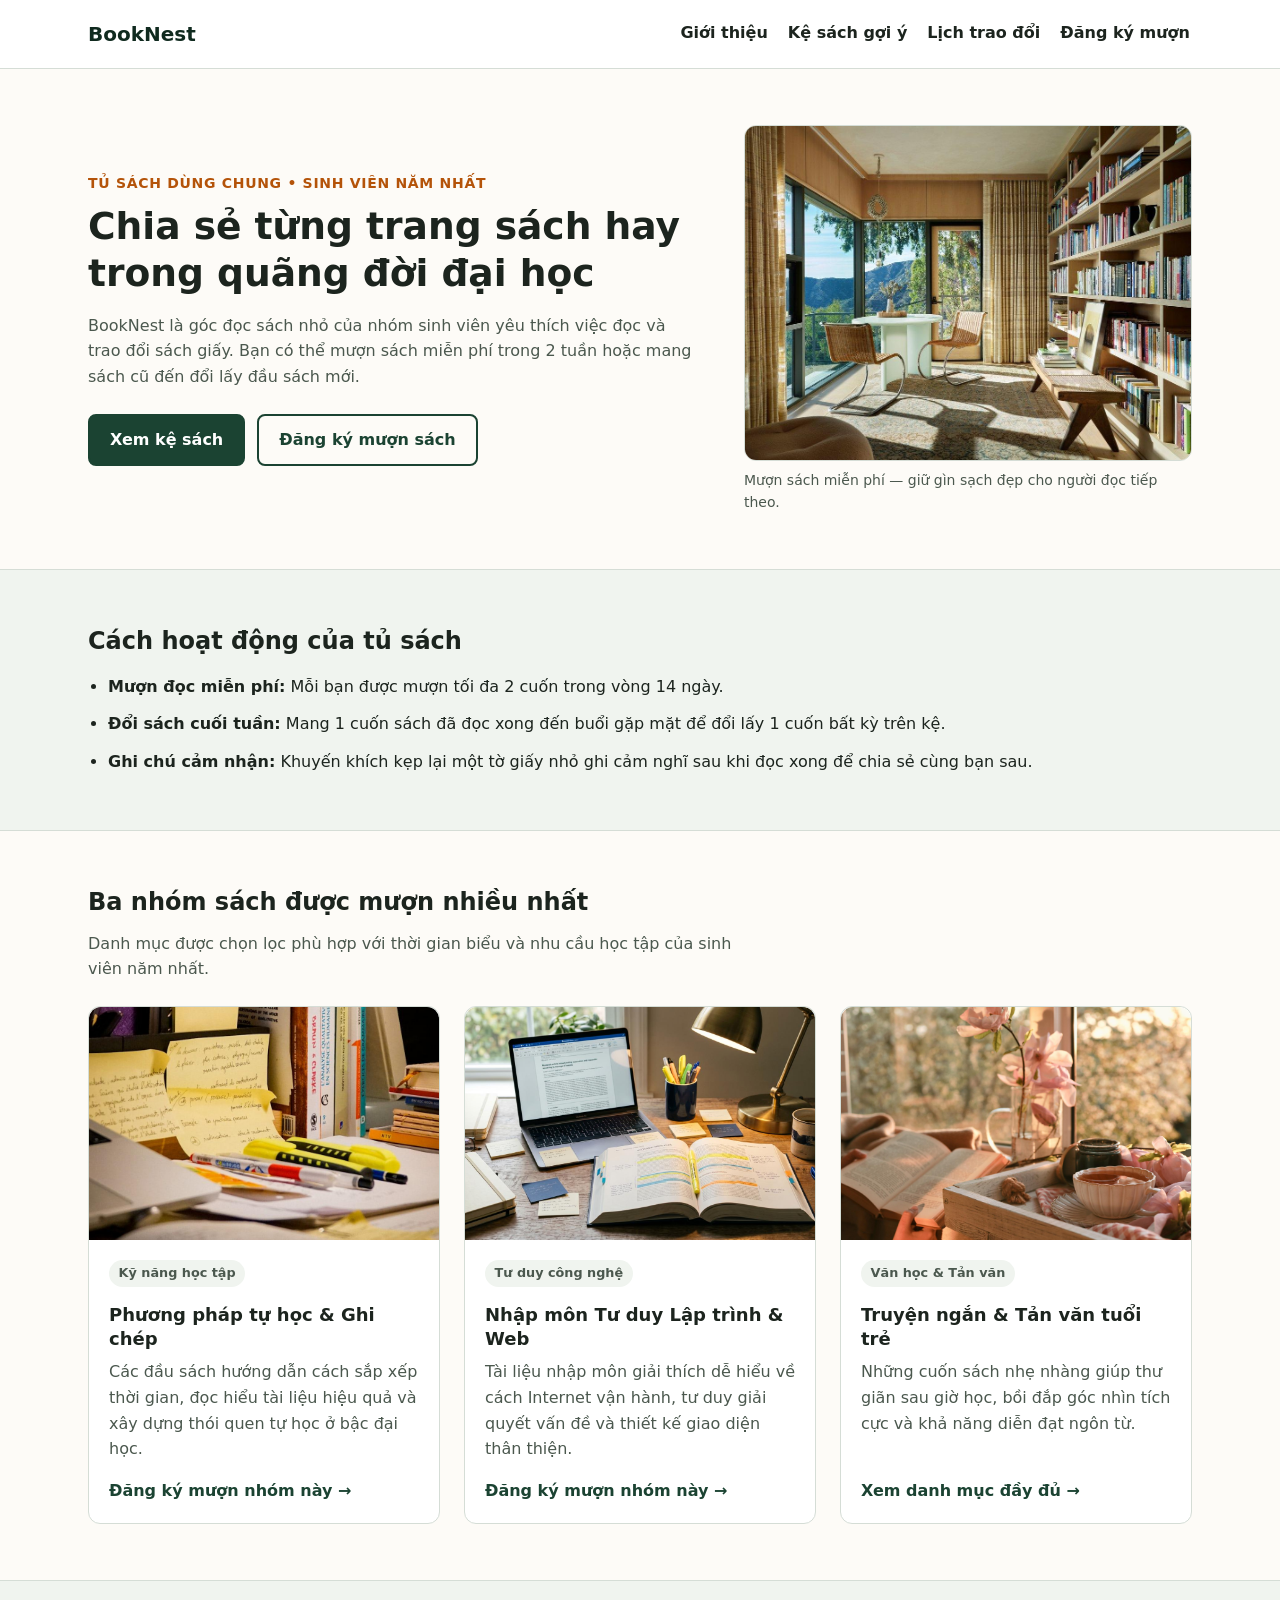
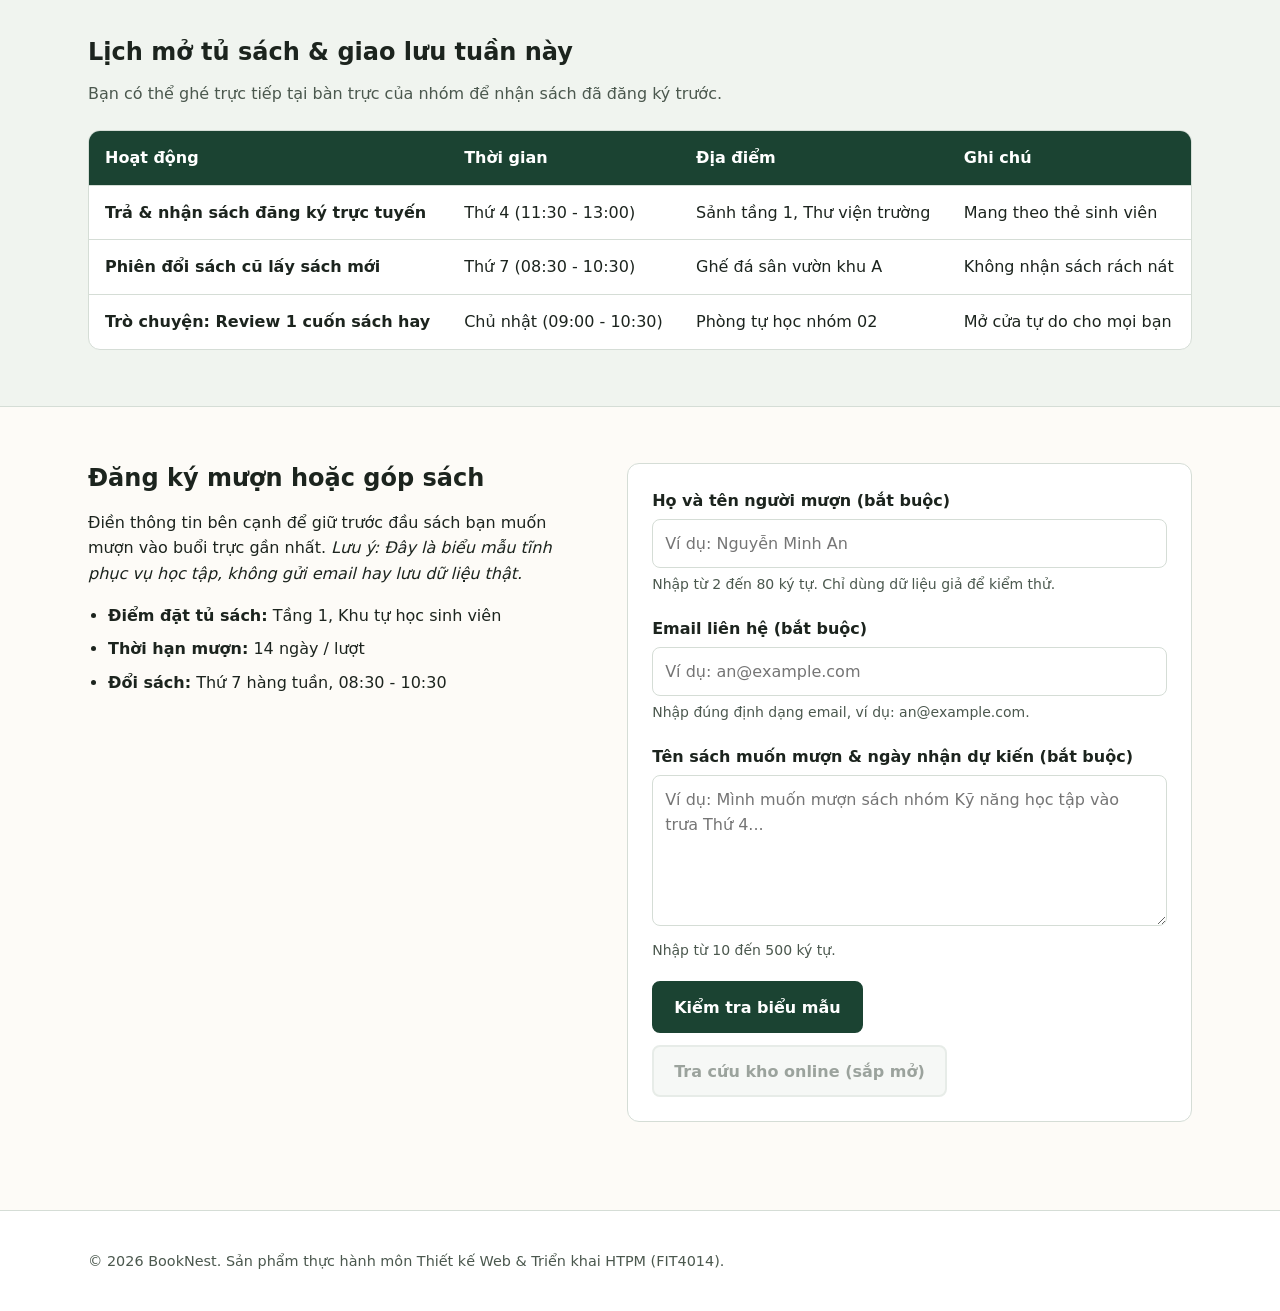
<file: index.html>
<!DOCTYPE html>
<html lang="vi">

<head>
    <meta charset="UTF-8">
    <meta name="viewport" content="width=device-width, initial-scale=1">
    <title>BookNest — Góc Đọc &amp; Trao Đổi Sách Sinh Viên</title>
    <link rel="stylesheet" href="css/style.css">
</head>

<body>
    <header class="site-header">
        <div class="container header-inner">
            <a class="brand" href="index.html">BookNest</a>
            <nav class="site-nav" aria-label="Điều hướng chính">
                <a href="#gioi-thieu">Giới thiệu</a>
                <a href="#ke-sach">Kệ sách gợi ý</a>
                <a href="#lich-trao-doi">Lịch trao đổi</a>
                <a href="#dang-ky">Đăng ký mượn</a>
            </nav>
        </div>
    </header>

    <main>
        <section id="gioi-thieu" class="hero">
            <div class="container hero-inner">
                <div class="hero-text">
                    <p class="eyebrow">Tủ sách dùng chung • Sinh viên năm nhất</p>
                    <h1>Chia sẻ từng trang sách hay trong quãng đời đại học</h1>
                    <p class="lead">
                        BookNest là góc đọc sách nhỏ của nhóm sinh viên yêu thích việc đọc và trao đổi sách giấy.
                        Bạn có thể mượn sách miễn phí trong 2 tuần hoặc mang sách cũ đến đổi lấy đầu sách mới.
                    </p>
                    <div class="hero-actions">
                        <a class="button" href="#ke-sach">Xem kệ sách</a>
                        <a class="button button-secondary" href="#dang-ky">Đăng ký mượn sách</a>
                    </div>
                </div>
                <figure class="hero-media">
                    <img src="assets/images/hero-bookshelf.jpg"
                        alt="Minh họa kệ sách gỗ với các đầu sách màu sắc tại góc đọc BookNest" width="480"
                        height="360">
                    <figcaption>Mượn sách miễn phí — giữ gìn sạch đẹp cho người đọc tiếp theo.</figcaption>
                </figure>
            </div>
        </section>

        <section class="section section-alt" aria-labelledby="quy-tac-heading">
            <div class="container">
                <h2 id="quy-tac-heading">Cách hoạt động của tủ sách</h2>
                <ul class="feature-list">
                    <li>
                        <strong>Mượn đọc miễn phí:</strong> Mỗi bạn được mượn tối đa 2 cuốn trong vòng 14 ngày.
                    </li>
                    <li>
                        <strong>Đổi sách cuối tuần:</strong> Mang 1 cuốn sách đã đọc xong đến buổi gặp mặt để đổi lấy 1
                        cuốn bất kỳ trên kệ.
                    </li>
                    <li>
                        <strong>Ghi chú cảm nhận:</strong> Khuyến khích kẹp lại một tờ giấy nhỏ ghi cảm nghĩ sau khi đọc
                        xong để chia sẻ cùng bạn sau.
                    </li>
                </ul>
            </div>
        </section>

        <section id="ke-sach" class="section" aria-labelledby="ke-sach-heading">
            <div class="container">
                <h2 id="ke-sach-heading">Ba nhóm sách được mượn nhiều nhất</h2>
                <p class="section-desc">
                    Danh mục được chọn lọc phù hợp với thời gian biểu và nhu cầu học tập của sinh viên năm nhất.
                </p>

                <div class="book-list">
                    <article class="card">
                        <div class="card-media">
                            <img src="assets/images/sach-ky-nang.jpg"
                                alt="Minh họa nhóm sách phương pháp tự học và quản lý thời gian" width="400"
                                height="260">
                        </div>
                        <div class="card-body">
                            <p class="badge">Kỹ năng học tập</p>
                            <h3>Phương pháp tự học &amp; Ghi chép</h3>
                            <p>
                                Các đầu sách hướng dẫn cách sắp xếp thời gian, đọc hiểu tài liệu hiệu quả và xây dựng
                                thói quen tự học ở bậc đại học.
                            </p>
                            <a class="card-link" href="#dang-ky">Đăng ký mượn nhóm này &rarr;</a>
                        </div>
                    </article>

                    <article class="card">
                        <div class="card-media">
                            <img src="assets/images/sach-cong-nghe.jpg"
                                alt="Minh họa nhóm sách nhập môn tư duy máy tính và công nghệ" width="400" height="260">
                        </div>
                        <div class="card-body">
                            <p class="badge">Tư duy công nghệ</p>
                            <h3>Nhập môn Tư duy Lập trình &amp; Web</h3>
                            <p>
                                Tài liệu nhập môn giải thích dễ hiểu về cách Internet vận hành, tư duy giải quyết vấn đề
                                và thiết kế giao diện thân thiện.
                            </p>
                            <a class="card-link" href="#dang-ky">Đăng ký mượn nhóm này &rarr;</a>
                        </div>
                    </article>

                    <article class="card">
                        <div class="card-media">
                            <img src="assets/images/sach-van-hoc.jpg"
                                alt="Minh họa nhóm sách tản văn và truyện ngắn thư giãn" width="400" height="260">
                        </div>
                        <div class="card-body">
                            <p class="badge">Văn học &amp; Tản văn</p>
                            <h3>Truyện ngắn &amp; Tản văn tuổi trẻ</h3>
                            <p>
                                Những cuốn sách nhẹ nhàng giúp thư giãn sau giờ học, bồi đắp góc nhìn tích cực và khả
                                năng diễn đạt ngôn từ.
                            </p>
                            <a class="card-link"
                                href="https://example.com/booknest/danh-muc-sach-goi-y-danh-cho-sinh-vien-nam-nhat-2026"
                                target="_blank" rel="noopener">
                                Xem danh mục đầy đủ &rarr;
                            </a>
                        </div>
                    </article>
                </div>
            </div>
        </section>

        <section id="lich-trao-doi" class="section section-alt" aria-labelledby="lich-heading">
            <div class="container">
                <h2 id="lich-heading">Lịch mở tủ sách &amp; giao lưu tuần này</h2>
                <p class="section-desc">
                    Bạn có thể ghé trực tiếp tại bàn trực của nhóm để nhận sách đã đăng ký trước.
                </p>

                <div class="table-wrap">
                    <table class="schedule-table">
                        <thead>
                            <tr>
                                <th scope="col">Hoạt động</th>
                                <th scope="col">Thời gian</th>
                                <th scope="col">Địa điểm</th>
                                <th scope="col">Ghi chú</th>
                            </tr>
                        </thead>
                        <tbody>
                            <tr>
                                <th scope="row">Trả &amp; nhận sách đăng ký trực tuyến</th>
                                <td>Thứ 4 (11:30 - 13:00)</td>
                                <td>Sảnh tầng 1, Thư viện trường</td>
                                <td>Mang theo thẻ sinh viên</td>
                            </tr>
                            <tr>
                                <th scope="row">Phiên đổi sách cũ lấy sách mới</th>
                                <td>Thứ 7 (08:30 - 10:30)</td>
                                <td>Ghế đá sân vườn khu A</td>
                                <td>Không nhận sách rách nát</td>
                            </tr>
                            <tr>
                                <th scope="row">Trò chuyện: Review 1 cuốn sách hay</th>
                                <td>Chủ nhật (09:00 - 10:30)</td>
                                <td>Phòng tự học nhóm 02</td>
                                <td>Mở cửa tự do cho mọi bạn</td>
                            </tr>
                        </tbody>
                    </table>
                </div>
            </div>
        </section>

        <section id="dang-ky" class="section" aria-labelledby="dang-ky-heading">
            <div class="container contact-grid">
                <div class="contact-info">
                    <h2 id="dang-ky-heading">Đăng ký mượn hoặc góp sách</h2>
                    <p>
                        Điền thông tin bên cạnh để giữ trước đầu sách bạn muốn mượn vào buổi trực gần nhất.
                        <em>Lưu ý: Đây là biểu mẫu tĩnh phục vụ học tập, không gửi email hay lưu dữ liệu thật.</em>
                    </p>
                    <ul class="contact-details">
                        <li><strong>Điểm đặt tủ sách:</strong> Tầng 1, Khu tự học sinh viên</li>
                        <li><strong>Thời hạn mượn:</strong> 14 ngày / lượt</li>
                        <li><strong>Đổi sách:</strong> Thứ 7 hàng tuần, 08:30 - 10:30</li>
                    </ul>
                </div>

                <form class="contact-form" action="ket-qua.html" method="get">
                    <div class="form-group">
                        <label for="fullname">Họ và tên người mượn (bắt buộc)</label>
                        <input id="fullname" name="fullname" type="text" autocomplete="name"
                            placeholder="Ví dụ: Nguyễn Minh An" required minlength="2" maxlength="80"
                            aria-describedby="fullname-help">
                        <p id="fullname-help" class="help">Nhập từ 2 đến 80 ký tự. Chỉ dùng dữ liệu giả để kiểm thử.</p>
                    </div>

                    <div class="form-group">
                        <label for="email">Email liên hệ (bắt buộc)</label>
                        <input id="email" name="email" type="email" autocomplete="email"
                            placeholder="Ví dụ: an@example.com" required aria-describedby="email-help">
                        <p id="email-help" class="help">Nhập đúng định dạng email, ví dụ: an@example.com.</p>
                    </div>

                    <div class="form-group">
                        <label for="message">Tên sách muốn mượn &amp; ngày nhận dự kiến (bắt buộc)</label>
                        <textarea id="message" name="message" rows="5"
                            placeholder="Ví dụ: Mình muốn mượn sách nhóm Kỹ năng học tập vào trưa Thứ 4..." required
                            minlength="10" maxlength="500" aria-describedby="message-help"></textarea>
                        <p id="message-help" class="help">Nhập từ 10 đến 500 ký tự.</p>
                    </div>

                    <div class="form-actions">
                        <button class="button" type="submit">Kiểm tra biểu mẫu</button>
                        <button class="button button-secondary" type="button" disabled>Tra cứu kho online (sắp
                            mở)</button>
                    </div>
                </form>
            </div>
        </section>
    </main>

    <footer class="site-footer">
        <div class="container footer-inner">
            <p>&copy; 2026 BookNest. Sản phẩm thực hành môn Thiết kế Web &amp; Triển khai HTPM (FIT4014).</p>
        </div>
    </footer>
</body>

</html>
</file>
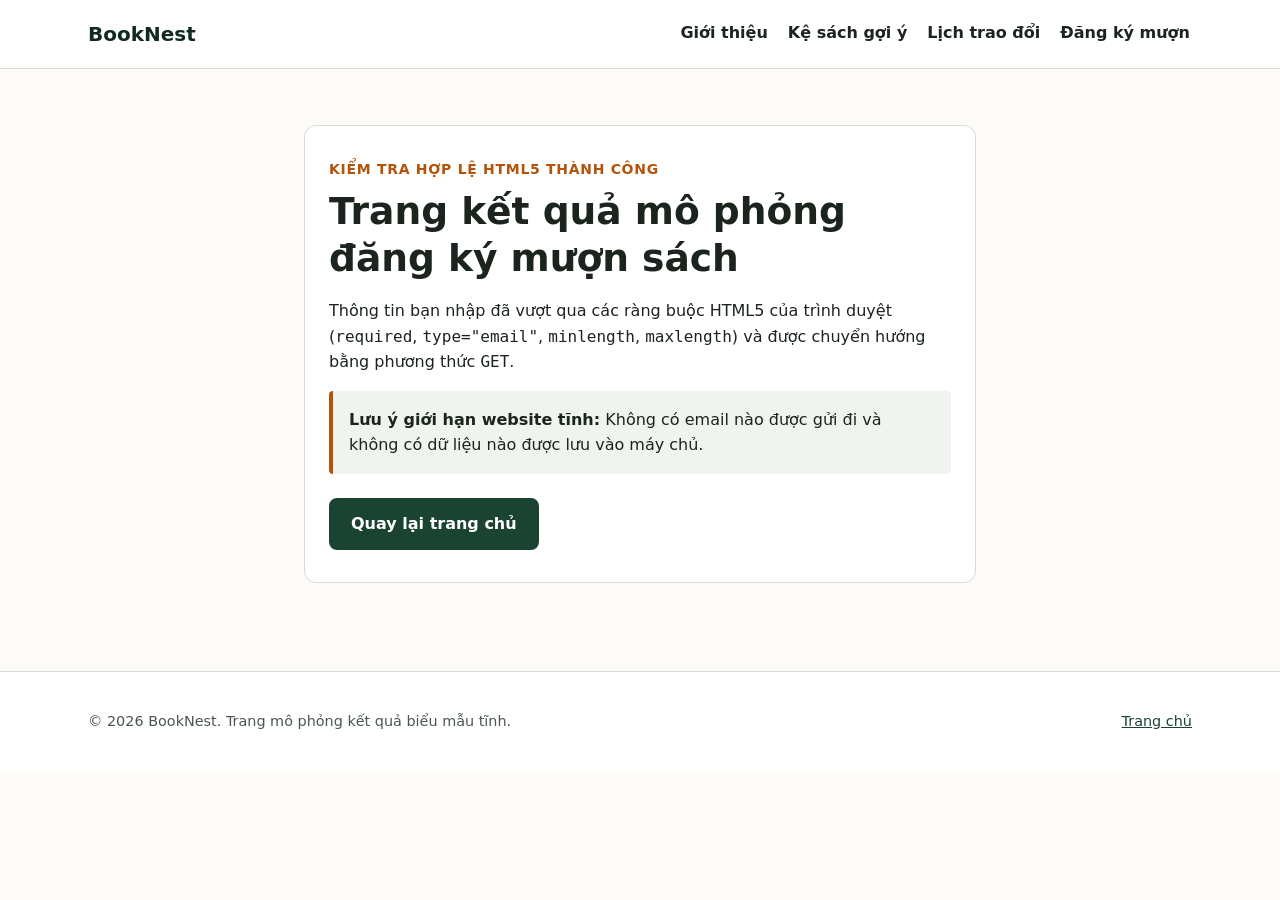
<file: ket-qua.html>
<!DOCTYPE html>
<html lang="vi">

<head>
    <meta charset="UTF-8">
    <meta name="viewport" content="width=device-width, initial-scale=1">
    <title>Kết quả mô phỏng — BookNest</title>
    <link rel="stylesheet" href="css/style.css">
</head>

<body>
    <header class="site-header">
        <div class="container header-inner">
            <a class="brand" href="index.html">BookNest</a>
            <nav class="site-nav" aria-label="Điều hướng chính">
                <a href="index.html#gioi-thieu">Giới thiệu</a>
                <a href="index.html#ke-sach">Kệ sách gợi ý</a>
                <a href="index.html#lich-trao-doi">Lịch trao đổi</a>
                <a href="index.html#dang-ky">Đăng ký mượn</a>
            </nav>
        </div>
    </header>

    <main>
        <section class="section">
            <div class="container result-box">
                <p class="eyebrow">Kiểm tra hợp lệ HTML5 thành công</p>
                <h1>Trang kết quả mô phỏng đăng ký mượn sách</h1>
                <p>
                    Thông tin bạn nhập đã vượt qua các ràng buộc HTML5 của trình duyệt
                    (<code>required</code>, <code>type="email"</code>, <code>minlength</code>, <code>maxlength</code>)
                    và được chuyển hướng bằng phương thức <code>GET</code>.
                </p>
                <p class="notice">
                    <strong>Lưu ý giới hạn website tĩnh:</strong> Không có email nào được gửi đi và không có dữ liệu nào
                    được lưu vào máy chủ.
                </p>
                <a class="button" href="index.html">Quay lại trang chủ</a>
            </div>
        </section>
    </main>

    <footer class="site-footer">
        <div class="container footer-inner">
            <p>&copy; 2026 BookNest. Trang mô phỏng kết quả biểu mẫu tĩnh.</p>
            <a href="index.html">Trang chủ</a>
        </div>
    </footer>
</body>

</html>
</file>
<file: css/style.css>
:root {
    --bg: #fdfbf7;
    --surface: #ffffff;
    --surface-alt: #f0f4ef;
    --text: #1c241e;
    --muted: #4b584e;
    --primary: #1b4332;
    --primary-dark: #102a1f;
    --accent: #b45309;
    --border: #d5ddd6;
    --focus: #1d4ed8;
    --danger: #b91c1c;
    --radius: 0.75rem;
}

*,
*::before,
*::after {
    box-sizing: border-box;
}

html {
    scroll-behavior: smooth;
}

body {
    margin: 0;
    font-family: system-ui, -apple-system, "Segoe UI", Roboto, sans-serif;
    font-size: 1rem;
    line-height: 1.6;
    color: var(--text);
    background-color: var(--bg);
}

img {
    max-width: 100%;
    height: auto;
    display: block;
}

a {
    color: var(--primary);
}

.container {
    width: 100%;
    max-width: 72rem;
    margin-inline: auto;
    padding-inline: 1rem;
}

a:focus-visible,
button:focus-visible,
input:focus-visible,
textarea:focus-visible {
    outline: 3px solid var(--focus);
    outline-offset: 3px;
}

.site-header {
    background-color: var(--surface);
    border-bottom: 1px solid var(--border);
}

.header-inner {
    display: flex;
    flex-wrap: wrap;
    align-items: center;
    justify-content: space-between;
    gap: 0.75rem 1rem;
    padding-block: 1rem;
}

.brand {
    font-size: 1.25rem;
    font-weight: 700;
    color: var(--primary-dark);
    text-decoration: none;
}

.site-nav {
    display: flex;
    flex-wrap: wrap;
    align-items: center;
    gap: 0.5rem 1rem;
}

.site-nav a {
    text-decoration: none;
    font-weight: 600;
    color: var(--text);
    padding: 0.25rem 0.125rem;
    border-bottom: 2px solid transparent;
    transition: color 180ms ease, border-color 180ms ease;
}

.site-nav a:hover {
    color: var(--primary);
    border-bottom-color: var(--primary);
}

.hero {
    padding-block: 2.5rem;
}

.hero-inner {
    display: flex;
    flex-direction: column-reverse;
    align-items: flex-start;
    gap: 1.75rem;
}

.hero-text {
    max-width: 38rem;
}

.eyebrow {
    margin: 0 0 0.5rem;
    font-size: 0.875rem;
    font-weight: 700;
    text-transform: uppercase;
    letter-spacing: 0.05em;
    color: var(--accent);
}

h1 {
    margin: 0 0 1rem;
    font-size: 1.875rem;
    line-height: 1.25;
}

h2 {
    margin: 0 0 0.75rem;
    font-size: 1.5rem;
    line-height: 1.3;
}

h3 {
    margin: 0 0 0.5rem;
    font-size: 1.125rem;
    line-height: 1.35;
}

.lead {
    margin: 0 0 1.5rem;
    color: var(--muted);
}

.hero-actions {
    display: flex;
    flex-wrap: wrap;
    gap: 0.75rem;
}

.hero-media {
    margin: 0;
    width: 100%;
    max-width: 28rem;
}

.hero-media img {
    width: 100%;
    aspect-ratio: 4 / 3;
    object-fit: cover;
    border-radius: var(--radius);
    border: 1px solid var(--border);
}

.hero-media figcaption {
    margin-top: 0.5rem;
    font-size: 0.875rem;
    color: var(--muted);
}

.button {
    display: inline-block;
    padding: 0.7rem 1.25rem;
    border: 2px solid var(--primary);
    border-radius: 0.5rem;
    background-color: var(--primary);
    color: #ffffff;
    font: inherit;
    font-weight: 600;
    text-decoration: none;
    cursor: pointer;
    transition: background-color 180ms ease, color 180ms ease, transform 180ms ease;
}

.button:hover:not(:disabled) {
    background-color: var(--primary-dark);
    border-color: var(--primary-dark);
}

.button:active:not(:disabled) {
    transform: translateY(1px);
}

.button-secondary {
    background-color: transparent;
    color: var(--primary);
}

.button-secondary:hover:not(:disabled) {
    background-color: var(--surface-alt);
    color: var(--primary-dark);
}

.button:disabled {
    opacity: 0.55;
    cursor: not-allowed;
    border-color: var(--border);
    background-color: var(--surface-alt);
    color: var(--muted);
}

.section {
    padding-block: 2.5rem;
}

.section-alt {
    background-color: var(--surface-alt);
    border-block: 1px solid var(--border);
}

.section-desc {
    margin: 0 0 1.5rem;
    max-width: 42rem;
    color: var(--muted);
}

.feature-list {
    margin: 1rem 0 0;
    padding-left: 1.25rem;
    display: grid;
    gap: 0.75rem;
}

.book-list {
    display: grid;
    grid-template-columns: 1fr;
    gap: 1.5rem;
}

.card {
    min-width: 0;
    background-color: var(--surface);
    border: 1px solid var(--border);
    border-radius: var(--radius);
    display: flex;
    flex-direction: column;
    transition: transform 180ms ease, box-shadow 180ms ease;
}

.card:hover,
.card:focus-within {
    transform: translateY(-4px);
    box-shadow: 0 10px 24px rgba(28, 36, 30, 0.08);
}

.card-media {
    overflow: hidden;
    border-radius: var(--radius) var(--radius) 0 0;
}

.card-media img {
    width: 100%;
    aspect-ratio: 3 / 2;
    object-fit: cover;
}

.card-body {
    padding: 1.25rem;
    display: flex;
    flex-direction: column;
    flex: 1;
}

.card-body p {
    margin: 0 0 1rem;
    color: var(--muted);
}

.badge {
    display: inline-block;
    align-self: flex-start;
    margin: 0 0 0.5rem;
    padding: 0.2rem 0.6rem;
    font-size: 0.8rem;
    font-weight: 600;
    color: var(--primary-dark);
    background-color: var(--surface-alt);
    border-radius: 999px;
}

.card-link {
    margin-top: auto;
    font-weight: 600;
    text-decoration: none;
    overflow-wrap: anywhere;
}

.card-link:hover {
    text-decoration: underline;
}

.table-wrap {
    width: 100%;
    overflow-x: auto;
    background-color: var(--surface);
    border: 1px solid var(--border);
    border-radius: var(--radius);
}

.schedule-table {
    width: 100%;
    border-collapse: collapse;
    text-align: left;
    min-width: 30rem;
}

.schedule-table th,
.schedule-table td {
    padding: 0.875rem 1rem;
    border-bottom: 1px solid var(--border);
}

.schedule-table thead th {
    background-color: var(--primary);
    color: #ffffff;
    font-weight: 600;
}

.schedule-table tbody tr:last-child th,
.schedule-table tbody tr:last-child td {
    border-bottom: none;
}

.contact-grid {
    display: grid;
    grid-template-columns: 1fr;
    gap: 2rem;
}

.contact-details {
    margin: 1rem 0 0;
    padding-left: 1.25rem;
    display: grid;
    gap: 0.5rem;
}

.contact-details a {
    overflow-wrap: anywhere;
}

.contact-form {
    background-color: var(--surface);
    padding: 1.5rem;
    border: 1px solid var(--border);
    border-radius: var(--radius);
}

.form-group {
    margin-bottom: 1.25rem;
}

.form-group label {
    display: block;
    margin-bottom: 0.375rem;
    font-weight: 600;
}

input,
textarea {
    width: 100%;
    padding: 0.65rem 0.75rem;
    font: inherit;
    color: var(--text);
    background-color: #ffffff;
    border: 1px solid var(--border);
    border-radius: 0.5rem;
}

input:user-invalid,
textarea:user-invalid {
    border: 2px solid var(--danger);
}

.help {
    margin: 0.35rem 0 0;
    font-size: 0.875rem;
    color: var(--muted);
}

.form-actions {
    display: flex;
    flex-wrap: wrap;
    gap: 0.75rem;
}

.result-box {
    max-width: 42rem;
    background-color: var(--surface);
    padding: 2rem 1.5rem;
    border: 1px solid var(--border);
    border-radius: var(--radius);
}

.notice {
    padding: 1rem;
    background-color: var(--surface-alt);
    border-left: 4px solid var(--accent);
    border-radius: 0.25rem;
    margin-bottom: 1.5rem;
}

.site-footer {
    background-color: var(--surface);
    border-top: 1px solid var(--border);
    padding-block: 1.5rem;
    margin-top: 2rem;
}

.footer-inner {
    display: flex;
    flex-wrap: wrap;
    align-items: center;
    justify-content: space-between;
    gap: 0.75rem 1rem;
    font-size: 0.9rem;
    color: var(--muted);
}

@media (min-width: 640px) {
    .container {
        padding-inline: 1.5rem;
    }

    h1 {
        font-size: 2.35rem;
    }

    .hero-inner {
        flex-direction: row;
        align-items: center;
        justify-content: space-between;
        gap: 2.5rem;
    }

    .hero-media {
        flex-shrink: 0;
        width: 44%;
    }

    .book-list {
        grid-template-columns: repeat(2, minmax(0, 1fr));
    }
}

@media (min-width: 960px) {
    .hero {
        padding-block: 3.5rem;
    }

    .section {
        padding-block: 3.5rem;
    }

    .book-list {
        grid-template-columns: repeat(3, minmax(0, 1fr));
    }

    .contact-grid {
        grid-template-columns: 1fr 1.15fr;
        align-items: start;
        gap: 3rem;
    }
}
</file>
